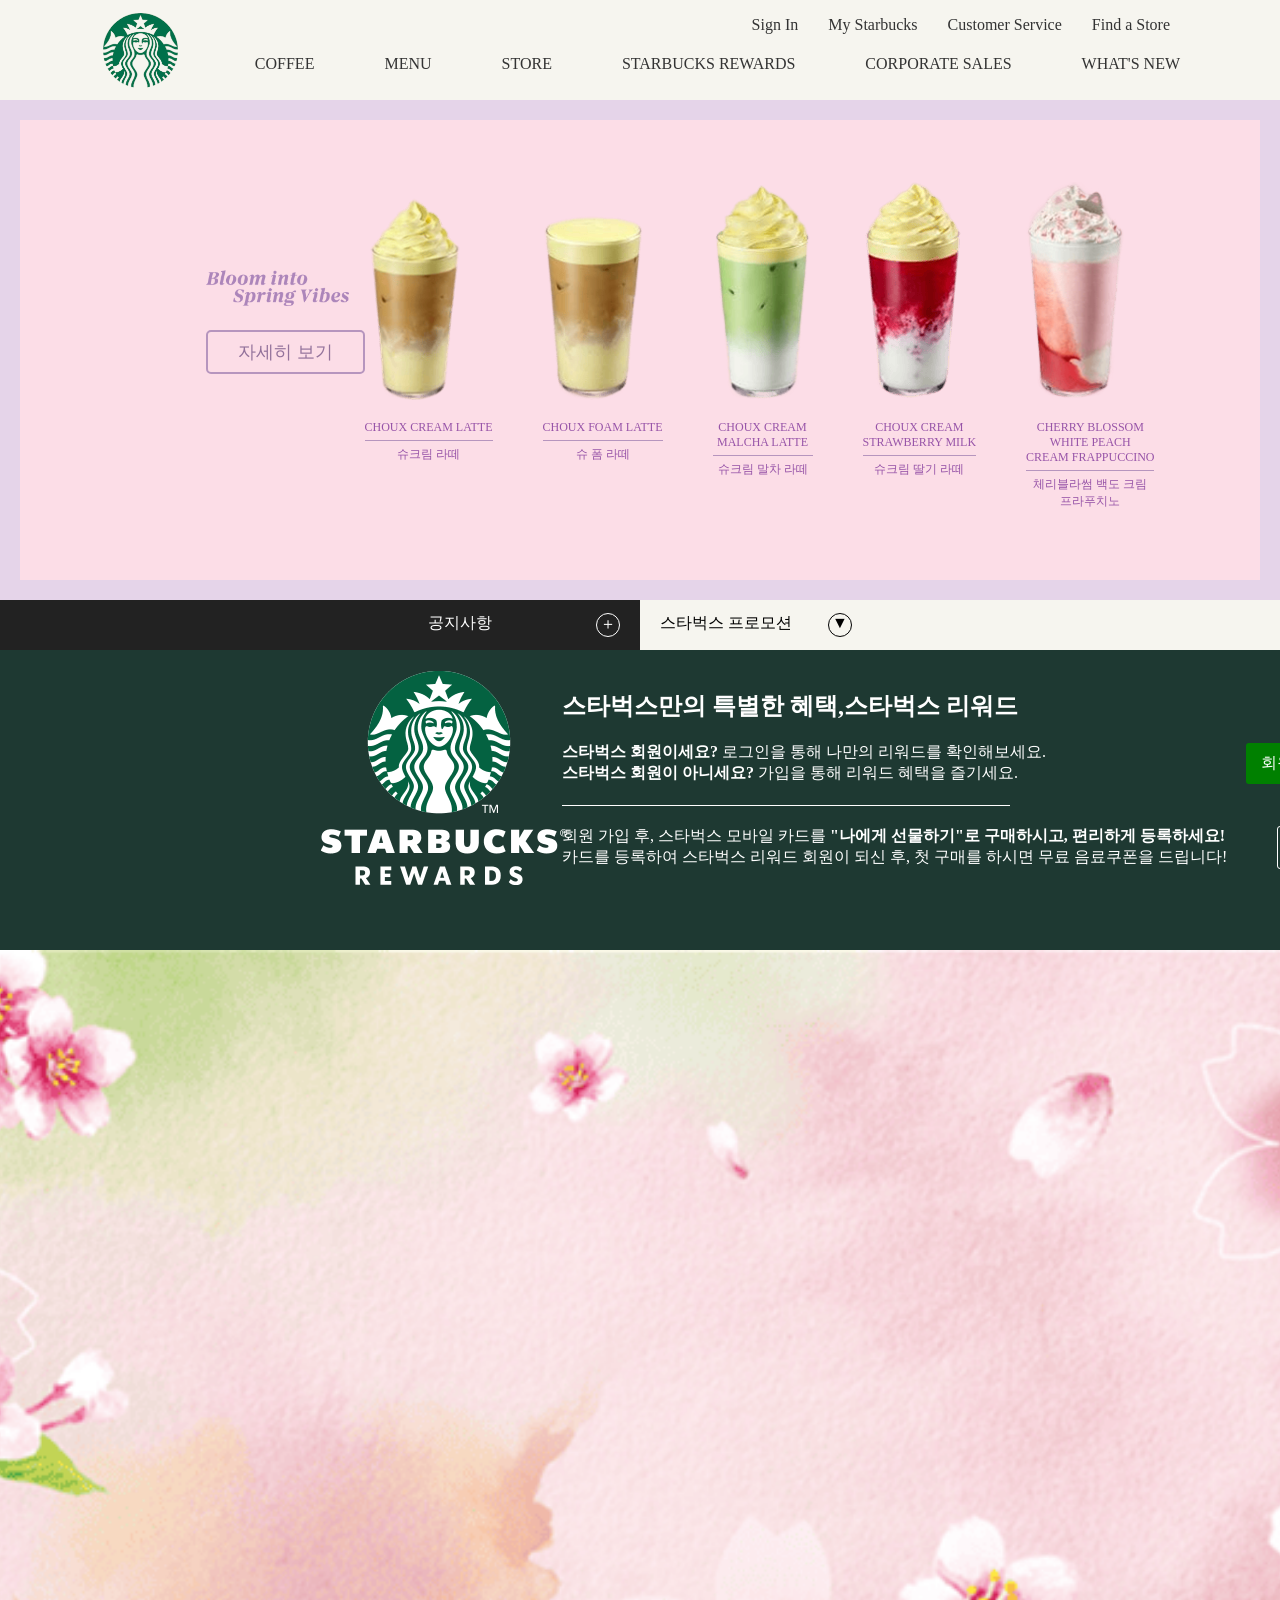
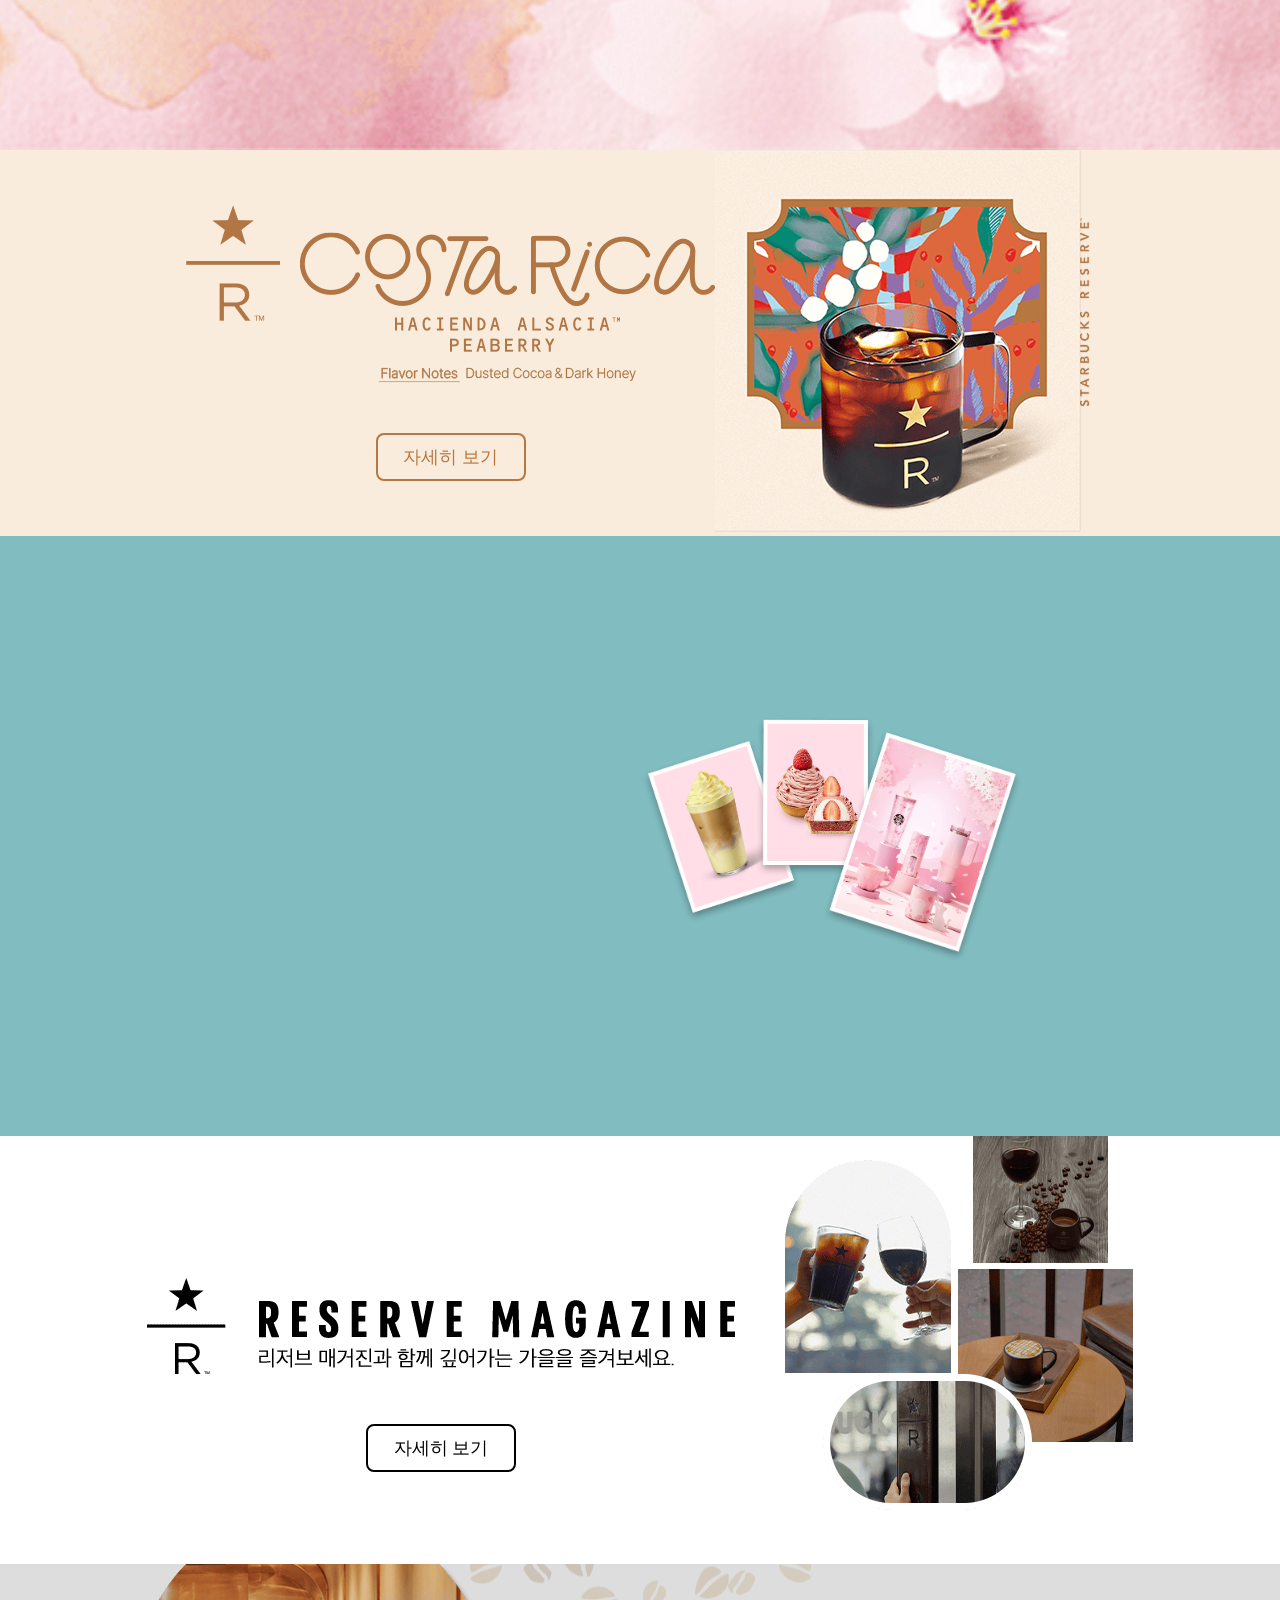
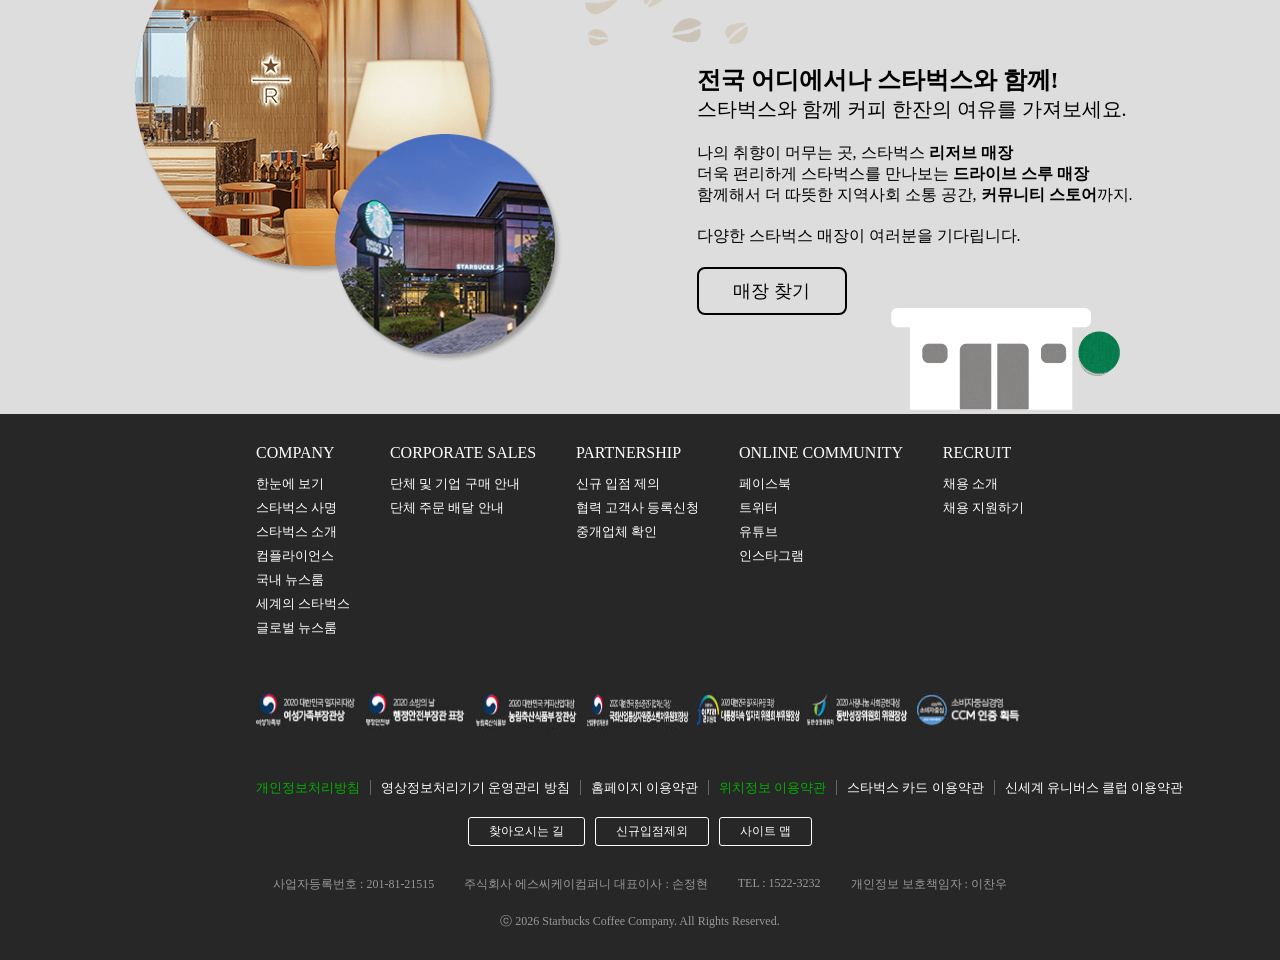
<file: index.html>
<!doctype html>
<html lang="ko">
  <head>
    <meta charset="UTF-8" />
    <meta name="viewport" content="width=device-width, initial-scale=1.0" />
    <title>111</title>
    <link rel="stylesheet" href="css/starbucks-clone-1.css" />
    <!-- favicon -->
    <link
      rel="apple-touch-icon"
      sizes="180x180"
      href="assets/apple-touch-icon.png"
    />
    <link
      rel="icon"
      type="image/png"
      sizes="32x32"
      href="assets/favicon-32x32.png"
    />
    <link
      rel="icon"
      type="image/png"
      sizes="16x16"
      href="assets/favicon-16x16.png"
    />
    <link rel="manifest" href="assets/site.webmanifest" />
  </head>
  <body>
    <!-- 전체 레이아웃 -->
    <div class="wrap">
      <!-- 헤더 -->
      <header>
        <div class="inner">
          <!-- 로고 -->
          <div class="logo">
            <img src="images/logo.png" alt="로고" />
          </div>
          <!-- 메뉴 -->
          <div class="menu">
            <!-- 헤더-top -->
            <div class="header-top">
              <ul>
                <li><a href="#">Sign In</a></li>
                <li><a href="#">My Starbucks</a></li>
                <li><a href="#">Customer Service</a></li>
                <li><a href="#">Find a Store</a></li>
              </ul>
            </div>
            <!-- 헤더-bottom -->
            <div class="header-bt">
              <ul>
                <li class="gnb">
                  <a href="#">COFFEE</a>
                  <ul class="depth2">
                    <li>
                      <a href="#">커피</a>
                      <ul class="depth3">
                        <li>원두</li>
                        <li>비아</li>
                        <li>오리가미</li>
                        <li>나와 어울리는 커피</li>
                      </ul>
                    </li>
                    <li>
                      <a href="#">커피 이야기</a>
                      <ul class="depth3">
                        <li>농장에서 우리의 손으로</li>
                        <li>최상의 아라비카 원두</li>
                        <li>로스트 스펙트럼</li>
                        <li>디카페인</li>
                      </ul>
                    </li>
                    <li>
                      <a href="#">스타벅스 리저브</a>
                      <ul class="depth3">
                        <li>RESERVE MAGAZINE</li>
                      </ul>
                    </li>
                    <li>
                      <a href="#">에스프레소 음료</a>
                      <ul class="depth3">
                        <li>도피오</li>
                        <li>에스프레소 마키아또</li>
                        <li>아메리카노</li>
                        <li>카푸치노</li>
                        <li>라떼</li>
                        <li>모카</li>
                      </ul>
                    </li>
                    <li>
                      <a href="#">최상의 커피를 즐기는 법</a>
                      <ul class="depth3">
                        <li>커피 프레스</li>
                        <li>푸어 오버</li>
                        <li>아이스 푸어 오버</li>
                        <li>커피 메이커</li>
                      </ul>
                    </li>
                  </ul>
                </li>
                <li class="gnb">
                  <a href="#">MENU</a>
                  <ul class="depth2">
                    <li>
                      <a href="#">음료</a>
                      <ul class="depth3">
                        <li>콜드브루</li>
                        <li>브루드커피</li>
                        <li>에스프레소</li>
                        <li>프라푸치노</li>
                        <li>피지오</li>
                        <li>티바나</li>
                      </ul>
                    </li>
                    <li>
                      <a href="#">푸드</a>
                      <ul class="depth3">
                        <li>브레드</li>
                        <li>케이크</li>
                        <li>샌드위치</li>
                        <li>요거트</li>
                      </ul>
                    </li>
                    <li>
                      <a href="#">상품</a>
                      <ul class="depth3">
                        <li>머그</li>
                        <li>글라스</li>
                        <li>플라스틱 텀블러</li>
                        <li>스테인리스 텀블러</li>
                        <li>커피용품</li>
                        <li>선물세트</li>
                      </ul>
                    </li>
                    <li>
                      <a href="#">카드</a>
                      <ul class="depth3">
                        <li>실물카드</li>
                        <li>모바일카드</li>
                      </ul>
                    </li>
                    <li>
                      <a href="#">메뉴 이야기</a>
                      <ul class="depth3">
                        <li>티바나</li>
                        <li>콜드브루</li>
                      </ul>
                    </li>
                  </ul>
                </li>
                <li class="gnb">
                  <a href="#">STORE</a>
                  <ul class="depth2">
                    <li>
                      <a href="#">매장 찾기</a>
                      <ul class="depth3">
                        <li>퀵 검색</li>
                        <li>지역 검색</li>
                      </ul>
                    </li>
                    <li><a href="#">드라이브 스루 매장</a></li>
                    <li><a href="#">스타벅스 리저브 매장</a></li>
                    <li><a href="#">커뮤니티 스토어 매장</a></li>
                  </ul>
                </li>
                <li class="gnb">
                  <a href="#">STARBUCKS REWARDS</a>
                  <ul class="depth2">
                    <li>
                      <a href="#">스타벅스 리워드</a>
                      <ul class="depth3">
                        <li>스타벅스 리워드 소개</li>
                        <li>등급 및 혜택</li>
                        <li>스타벅스 별</li>
                        <li>자주 하는 질문</li>
                      </ul>
                    </li>
                    <li>
                      <a href="#">스타벅스 카드</a>
                      <ul class="depth3">
                        <li>카드 소개</li>
                        <li>카드 갤러리</li>
                        <li>자주 하는 질문</li>
                      </ul>
                    </li>
                    <li>
                      <a href="#">스타벅스 모바일 카드</a>
                      <ul class="depth3">
                        <li>모바일 카드 소개</li>
                        <li>이용안내</li>
                        <li>선물하기</li>
                        <li>자주 하는 질문</li>
                      </ul>
                    </li>
                  </ul>
                </li>
                <li class="gnb">
                  <a href="#">CORPORATE SALES</a>
                  <ul class="depth2">
                    <li>
                      <a href="#">단체 및 기업 구매 안내</a>
                      <ul class="depth3">
                        <li>MD상품</li>
                        <li>실물카드</li>
                        <li>모바일카드</li>
                      </ul>
                    </li>
                    <li>
                      <a href="#">단체 주문 배달 안내</a>
                      <ul class="depth3">
                        <li>단체 주문 배달 안내</li>
                        <li>단체 주문 신청</li>
                        <li>신청 내역 조회</li>
                      </ul>
                    </li>
                  </ul>
                </li>
                <li class="gnb">
                  <a href="#">WHAT'S NEW</a>
                  <ul class="depth2">
                    <li>
                      <a href="#">이벤트</a>
                      <ul class="depth3">
                        <li>전체</li>
                        <li>스타벅스 카드</li>
                        <li>스타벅스 리워드</li>
                        <li>온라인</li>
                      </ul>
                    </li>
                    <li>
                      <a href="#">뉴스</a>
                      <ul class="depth3">
                        <li>전체</li>
                        <li>상품 출시</li>
                        <li>스타벅스 문화</li>
                        <li>사회공헌</li>
                        <li>스타벅스 카드 출시</li>
                      </ul>
                    </li>
                    <li>
                      <a href="#">매장별 이벤트</a>
                      <ul class="depth3">
                        <li>일반 매장</li>
                        <li>신규 매장</li>
                      </ul>
                    </li>
                    <li><a href="#">공지사항</a></li>
                  </ul>
                </li>
              </ul>
            </div>
          </div>
        </div>
      </header>
      <!-- 메인 -->
      <main>
        <!-- 신메뉴 배너 -->
        <div class="main-inner">
          <!-- 텍스트/자세히 보기 -->
          <section class="main-txt">
            <!-- 텍스트 -->
            <div class="txt">
              <img src="images/slogan.png" alt="슬로건" />
            </div>
            <!-- 자세히 보기 -->
            <div class="detail-btn">
              <a href="#"><p>자세히 보기</p></a>
            </div>
          </section>
          <!-- 배너 이미지 -->
          <section class="main-img">
            <ul class="banner-img">
              <li class="fade-in-image">
                <img src="images/chou-latte.png" alt="슈크림라떼" />
                <div class="img-txt">
                  <p>CHOUX CREAM LATTE</p>
                  <p>슈크림 라떼</p>
                </div>
              </li>
              <li class="fade-in-image">
                <img src="images/chou-foam.png" alt="슈폼라떼" />
                <div class="img-txt">
                  <p>CHOUX FOAM LATTE</p>
                  <p>슈 폼 라떼</p>
                </div>
              </li>
              <li class="fade-in-image">
                <img src="images/match-chou.png" alt="말차슈크림라떼" />
                <div class="img-txt">
                  <p>CHOUX CREAM <br />MALCHA LATTE</p>
                  <p>슈크림 말차 라떼</p>
                </div>
              </li>
              <li class="fade-in-image">
                <img src="images/strawberry-chou.png" alt="딸기슈크림라떼" />
                <div class="img-txt">
                  <p>CHOUX CREAM <br />STRAWBERRY MILK</p>
                  <p>슈크림 딸기 라떼</p>
                </div>
              </li>
              <li class="fade-in-image">
                <img src="images/peach.png" alt="백도라떼" />
                <div class="img-txt">
                  <p>
                    CHERRY BLOSSOM <br />WHITE PEACH <br />CREAM FRAPPUCCINO
                  </p>
                  <p>
                    체리블라썸 백도 크림<br />
                    프라푸치노
                  </p>
                </div>
              </li>
            </ul>
          </section>
        </div>
      </main>
      <!-- 공지사항 / 프로모션 -->
      <section class="noti-promo">
        <div class="inner">
          <!-- 공지사항 -->
          <div class="notice">
            <div class="txt">
              <p>공지사항</p>
              <span><a href="#" title="공지사항 더보기">＋</a></span>
            </div>
          </div>
          <!-- 프로모션 -->
          <div class="promotion">
            <div class="txt">
              <p>스타벅스 프로모션</p>
              <span>▼</span>
            </div>
          </div>
        </div>
      </section>
      <!-- 리워드 -->
      <section class="rewards">
        <div class="rewards-inner">
          <!-- 리워드 로고 -->
          <div class="rewards-logo">
            <img src="images/rewards-logo.png" alt="리워드로고" />
          </div>
          <!-- 리워드 내용 -->
          <div class="rewards-contents">
            <!-- top-contents -->
            <h2>스타벅스만의 특별한 혜택,<strong>스타벅스 리워드</strong></h2>
            <!-- mdl-contents -->
            <div class="mdl-contents">
              <div class="txt-1">
                <p>
                  <strong>스타벅스 회원이세요?</strong> 로그인을 통해 나만의
                  리워드를 확인해보세요.
                </p>
                <p>
                  <strong>스타벅스 회원이 아니세요?</strong> 가입을 통해 리워드
                  혜택을 즐기세요.
                </p>
              </div>
              <div class="btn">
                <p>회원가입</p>
                <p>로그인</p>
              </div>
            </div>
            <span></span>
            <!-- bt-contents -->
            <div class="bt-contents">
              <div class="txt-2">
                <p>
                  회원 가입 후, 스타벅스 모바일 카드를
                  <strong
                    >"나에게 선물하기"로 구매하시고, 편리하게
                    등록하세요!</strong
                  >
                </p>
                <p>
                  카드를 등록하여 스타벅스 리워드 회원이 되신 후, 첫 구매를
                  하시면 무료 음료쿠폰을 드립니다!
                </p>
              </div>
              <div class="btn">
                <p>스타벅스 모바일 카드 선물하기</p>
              </div>
            </div>
          </div>
        </div>
      </section>
      <!-- 시즌 프로모션 배너 -->
      <section class="mainBean">
        <div class="inner">
          <div id="img-box">
            <div class="img-box">
              <img src="images/springbeans.png" alt="신제품" />
            </div>
          </div>
          <div id="txt-box">
            <div class="txt-box">
              <div class="txt">
                <h1>스프링 시즌 블렌드 250g</h1>
                <p>
                  따뜻한 허니부쉬 꽃향기와 은은한 열대 과일의 단 맛,
                  <br />그리고 오래도록 남는 코코아 향이 어우러져, 뜨겁게 또는
                  차갑게, <br />어떤 방식으로든 즐기기 좋은 커피를 만들어냅니다.
                </p>
              </div>
              <div class="detail-btn">
                <a href="#"><p>자세히 보기</p></a>
              </div>
            </div>
          </div>
        </div>
      </section>
      <!-- 시즌 리저브 배너 -->
      <section class="reserve">
        <div class="inner">
          <div class="reserve-title">
            <img src="images/reserve_title.png" alt="" />
            <div class="reserve-detailBtn">
              <a href="#"><p>자세히 보기</p></a>
            </div>
          </div>
          <div class="reserve-visual">
            <img src="images/reserve_coffee.png" alt="" />
          </div>
        </div>
      </section>
      <!-- Pick Your Favorite -->
      <section class="fav-wrap">
        <div class="inner">
          <div class="fav-txt">
            <div class="txt-1">
              <p>Pick</p>
              <p>Your</p>
              <p>Favorite</p>
            </div>
            <div class="txt-2">
              <h1>다양한 메뉴를 스타벅스에서 즐겨보세요</h1>
            </div>
            <div class="txt-3">
              <p>
                스타벅스만의 특별함을 경험할 수 있는 최상의 선택
                <strong>음료</strong>
              </p>
              <p>
                스타벅스 커피와 완벽한 어울림을 자랑하는 <strong>푸드</strong>
              </p>
              <p>
                다양한 시도와 디자인으로 가치를 더하는 <strong>상품</strong>
              </p>
              <p>
                소중한 사람에게 마음을 전하는 가장 좋은 방법
                <strong>스타벅스 카드</strong>
              </p>
            </div>
            <div class="detail-btn">
              <a href="#"><p>자세히 보기</p></a>
            </div>
          </div>
          <div class="fav-visual">
            <img src="images/pick_img.png" alt="fav이미지" />
          </div>
        </div>
      </section>
      <!-- MAGAZINE -->
      <section class="magazine-wrap">
        <div class="inner">
          <div class="magazine-txt">
            <img src="images/reserve_text.png" alt="매거진" />
            <div class="magazine-btn">
              <a href="#"><p>자세히 보기</p></a>
            </div>
          </div>
          <div class="magazine-visual">
            <img src="images/reserve_visual.png" alt="" />
          </div>
        </div>
      </section>
      <!-- 매장 찾기 -->
      <section class="store-wrap">
        <div class="inner">
          <!-- <div class="background-img-1">
            <img src="images/store_exp_img.png" class="bean" alt="원두" />
          </div> -->
          
          <div class="background-img-2">
            <img src="images/store_exp.png" class="store" alt="매장" />
          </div>
          
          <div class="store-visual">
            <img src="images/main_story-1.png" class="store-1" alt="매장1" />
            <img src="images/main_story-2.png" class="store-2" alt="매장2" />
          </div>
          <div class="txt">
            <div class="txt-1">
              <h1>전국 어디에서나 스타벅스와 함께!</h1>
              <p>스타벅스와 함께 커피 한잔의 여유를 가져보세요.</p>
            </div>
            <div class="txt-2">
              <p>
                나의 취향이 머무는 곳, 스타벅스 <strong>리저브 매장</strong>
              </p>
              <p>
                더욱 편리하게 스타벅스를 만나보는
                <strong>드라이브 스루 매장</strong>
              </p>
              <p>
                함께해서 더 따뜻한 지역사회 소통 공간,
                <strong>커뮤니티 스토어</strong>까지.
              </p>
            </div>
            <div class="txt-3">
              <p>다양한 스타벅스 매장이 여러분을 기다립니다.</p>
            </div>
            <div class="store-btn">
              <a href="#"><p>매장 찾기</p></a>
            </div>
          </div>
        </div>
      </section>
      <!-- FOOTER -->
      <footer>
        <div class="inner">
          <!-- footer-top -->
          <div class="footer-top">
            <ul class="footer-menu">
              <li>
                COMPANY
                <ul id="footer-menu">
                  <li>한눈에 보기</li>
                  <li>스타벅스 사명</li>
                  <li>스타벅스 소개</li>
                  <li>컴플라이언스</li>
                  <li>국내 뉴스룸</li>
                  <li>세계의 스타벅스</li>
                  <li>글로벌 뉴스룸</li>
                </ul>
              </li>
              <li>
                CORPORATE SALES
                <ul id="footer-menu">
                  <li>단체 및 기업 구매 안내</li>
                  <li>단체 주문 배달 안내</li>
                </ul>
              </li>
              <li>
                PARTNERSHIP
                <ul id="footer-menu">
                  <li>신규 입점 제의</li>
                  <li>협력 고객사 등록신청</li>
                  <li>중개업체 확인</li>
                </ul>
              </li>
              <li>
                ONLINE COMMUNITY
                <ul id="footer-menu">
                  <li>페이스북</li>
                  <li>트위터</li>
                  <li>유튜브</li>
                  <li>인스타그램</li>
                </ul>
              </li>
              <li>
                RECRUIT
                <ul id="footer-menu">
                  <li>채용 소개</li>
                  <li>채용 지원하기</li>
                </ul>
              </li>
            </ul>
          </div>
          <!-- footer-mdl -->
          <div class="footer-mdl">
            <img src="images/footer_award_2211_01.jpg" alt="awards" />
            <img src="images/footer_award_2211_02.jpg" alt="awards" />
            <img src="images/footer_award_2211_03.jpg" alt="awards" />
            <img src="images/footer_award_2211_04.jpg" alt="awards" />
            <img src="images/footer_award_2211_05.jpg" alt="awards" />
            <img src="images/footer_award_2211_06.jpg" alt="awards" />
            <img src="images/footer_award_2211_07.jpg" alt="awards" />
          </div>
          <!-- footer-btm -->
          <div class="footer-btm">
            <ul>
              <li class="ft-txt">개인정보처리방침</li>
              <span></span>
              <li>영상정보처리기기 운영관리 방침</li>
              <span></span>
              <li>홈페이지 이용약관</li>
              <span></span>
              <li class="ft-txt">위치정보 이용약관</li>
              <span></span>
              <li>스타벅스 카드 이용약관</li>
              <span></span>
              <li>신세계 유니버스 클럽 이용약관</li>
            </ul>
            <div class="button">
              <p>찾아오시는 길</p>
              <p>신규입점제외</p>
              <p>사이트 맵</p>
            </div>
          </div>
          <!-- copyright -->
          <div class="copyright">
            <div class="copyright-top">
              <p>사업자등록번호 : 201-81-21515</p>
              <p>주식회사 에스씨케이컴퍼니 대표이사 : 손정현</p>
              <p>TEL : 1522-3232</p>
              <p>개인정보 보호책임자 : 이찬우</p>
            </div>
            <div class="copyright-btm">
              <p>ⓒ 2026 Starbucks Coffee Company. All Rights Reserved.</p>
            </div>
          </div>
        </div>
      </footer>
    </div>
    <script src="https://code.jquery.com/jquery-3.6.0.min.js"></script>

    <script>
      $(".gnb").hover(
        function () {
          $(this)
            .find(".depth2")
            .stop()
            .css("display", "flex")
            .hide()
            .slideDown(200);
        },
        function () {
          $(this).find(".depth2").stop().slideUp(200);
        },
      );
    </script>
  </body>
</html>
</file>
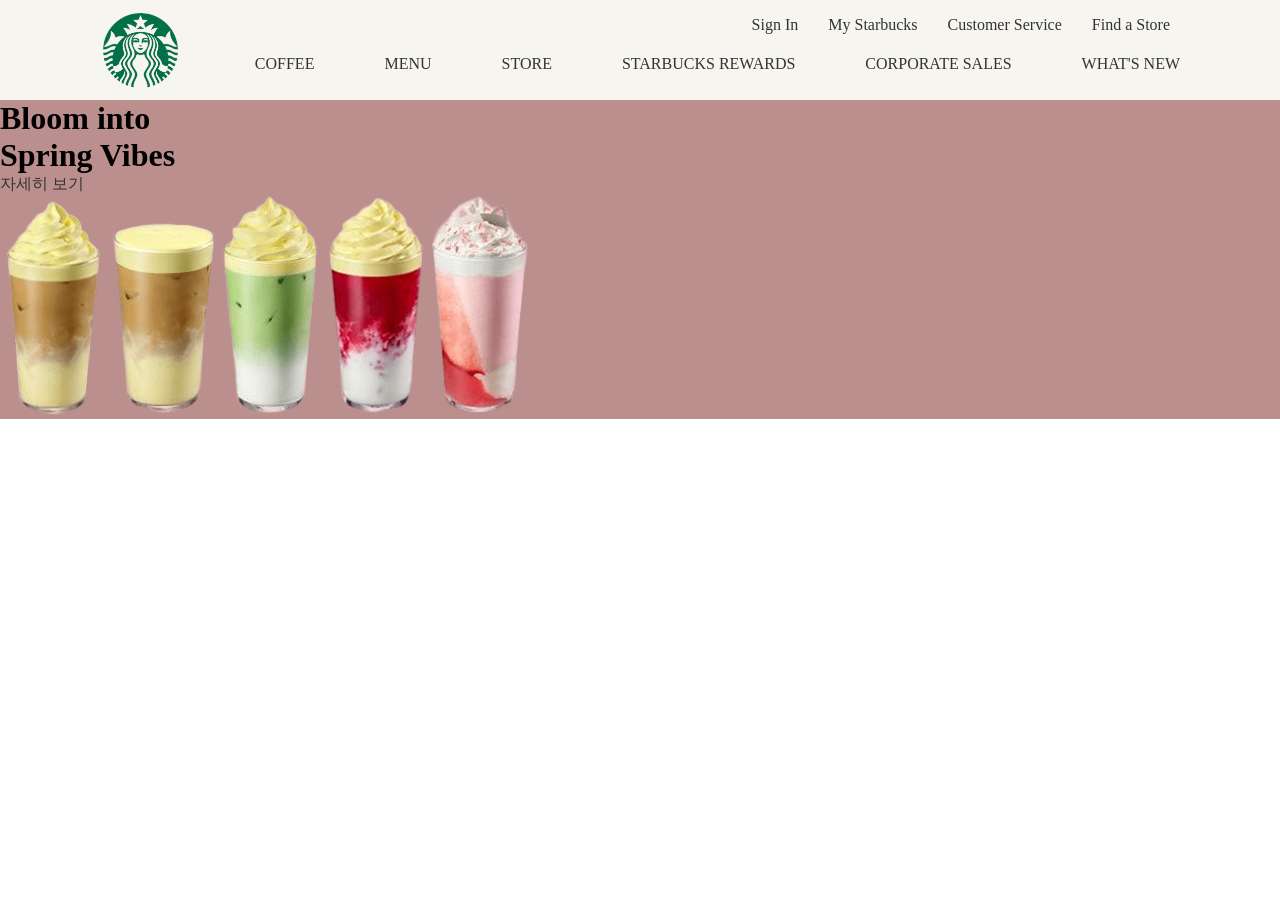
<file: index-2.html>
<!doctype html>
<html lang="ko">
  <head>
    <meta charset="UTF-8" />
    <meta name="viewport" content="width=device-width, initial-scale=1.0" />
    <title>222</title>
    <link rel="stylesheet" href="css/starbucks-clone-2.css" />
    <!-- favicon -->
    <link
      rel="apple-touch-icon"
      sizes="180x180"
      href="assets/apple-touch-icon.png"
    />
    <link
      rel="icon"
      type="image/png"
      sizes="32x32"
      href="assets/favicon-32x32.png"
    />
    <link
      rel="icon"
      type="image/png"
      sizes="16x16"
      href="assets/favicon-16x16.png"
    />
    <link rel="manifest" href="assets/site.webmanifest" />
  </head>
  <body>
    <!-- 전체 레이아웃 -->
    <div class="wrap">
      <!-- 헤더 -->
      <header>
        <div class="inner">
          <!-- 로고 -->
          <div class="logo">
            <img src="images/logo.png" alt="로고" />
          </div>
          <!-- 메뉴 -->
          <div class="menu">
            <!-- 헤더-top -->
            <div class="header-top">
              <ul>
                <li><a href="#">Sign In</a></li>
                <li><a href="#">My Starbucks</a></li>
                <li><a href="#">Customer Service</a></li>
                <li><a href="#">Find a Store</a></li>
              </ul>
            </div>
            <!-- 헤더-bottom -->
            <div class="header-bt">
              <ul>
                <li class="gnb">
                  <a href="#">COFFEE</a>
                </li>
                <li class="gnb">
                  <a href="#">MENU</a>
                </li>
                <li class="gnb">
                  <a href="#">STORE</a>
                </li>
                <li class="gnb">
                  <a href="#">STARBUCKS REWARDS</a>
                </li>
                <li class="gnb">
                  <a href="#">CORPORATE SALES</a>
                </li>
                <li class="gnb">
                  <a href="#">WHAT'S NEW</a>
                </li>
              </ul>
            </div>
          </div>
        </div>
      </header>
      <!-- 메인 -->
      <main>
        <div class="inner">
          <!-- 호버 했을 때 나오는 메뉴 -->
            <ul class="depth2">
              <li>
                <a href="#">커피</a>
                <ul class="depth3">
                  <li>원두</li>
                  <li>비아</li>
                  <li>오리가미</li>
                  <li>나와 어울리는 커피</li>
                </ul>
              </li>
              <li>
                <a href="#">커피 이야기</a>
                <ul class="depth3">
                  <li>농장에서 우리의 손으로</li>
                  <li>최상의 아라비카 원두</li>
                  <li>로스트 스펙트럼</li>
                  <li>디카페인</li>
                </ul>
              </li>
              <li>
                <a href="#">스타벅스 리저브</a>
                <ul class="depth3">
                  <li>RESERVE MAGAZINE</li>
                </ul>
              </li>
              <li>
                <a href="#">에스프레소 음료</a>
                <ul class="depth3">
                  <li>도피오</li>
                  <li>에스프레소 마키아또</li>
                  <li>아메리카노</li>
                  <li>카푸치노</li>
                  <li>라떼</li>
                  <li>모카</li>
                </ul>
              </li>
              <li>
                <a href="#">최상의 커피를 즐기는 법</a>
                <ul class="depth3">
                  <li>커피 프레스</li>
                  <li>푸어 오버</li>
                  <li>아이스 푸어 오버</li>
                  <li>커피 메이커</li>
                </ul>
              </li>
            </ul>
            <ul class="depth2">
              <li>
                <a href="#">음료</a>
                <ul class="depth3">
                  <li>콜드브루</li>
                  <li>브루드커피</li>
                  <li>에스프레소</li>
                  <li>프라푸치노</li>
                  <li>피지오</li>
                  <li>티바나</li>
                </ul>
              </li>
              <li>
                <a href="#">푸드</a>
                <ul class="depth3">
                  <li>브레드</li>
                  <li>케이크</li>
                  <li>샌드위치</li>
                  <li>요거트</li>
                </ul>
              </li>
              <li>
                <a href="#">상품</a>
                <ul class="depth3">
                  <li>머그</li>
                  <li>글라스</li>
                  <li>플라스틱 텀블러</li>
                  <li>스테인리스 텀블러</li>
                  <li>커피용품</li>
                  <li>선물세트</li>
                </ul>
              </li>
              <li>
                <a href="#">카드</a>
                <ul class="depth3">
                  <li>실물카드</li>
                  <li>모바일카드</li>
                </ul>
              </li>
              <li>
                <a href="#">메뉴 이야기</a>
                <ul class="depth3">
                  <li>티바나</li>
                  <li>콜드브루</li>
                </ul>
              </li>
            </ul>
            <ul class="depth2">
              <li>
                <a href="#">매장 찾기</a>
                <ul class="depth3">
                  <li>퀵 검색</li>
                  <li>지역 검색</li>
                </ul>
              </li>
              <li><a href="#">드라이브 스루 매장</a></li>
              <li><a href="#">스타벅스 리저브 매장</a></li>
              <li><a href="#">커뮤니티 스토어 매장</a></li>
            </ul>
            <ul class="depth2">
              <li>
                <a href="#">스타벅스 리워드</a>
                <ul class="depth3">
                  <li>스타벅스 리워드 소개</li>
                  <li>등급 및 혜택</li>
                  <li>스타벅스 별</li>
                  <li>자주 하는 질문</li>
                </ul>
              </li>
              <li>
                <a href="#">스타벅스 카드</a>
                <ul class="depth3">
                  <li>카드 소개</li>
                  <li>카드 갤러리</li>
                  <li>자주 하는 질문</li>
                </ul>
              </li>
              <li>
                <a href="#">스타벅스 모바일 카드</a>
                <ul class="depth3">
                  <li>모바일 카드 소개</li>
                  <li>이용안내</li>
                  <li>선물하기</li>
                  <li>자주 하는 질문</li>
                </ul>
              </li>
            </ul>
            <ul class="depth2">
              <li>
                <a href="#">단체 및 기업 구매 안내</a>
                <ul class="depth3">
                  <li>MD상품</li>
                  <li>실물카드</li>
                  <li>모바일카드</li>
                </ul>
              </li>
              <li>
                <a href="#">단체 주문 배달 안내</a>
                <ul class="depth3">
                  <li>단체 주문 배달 안내</li>
                  <li>단체 주문 신청</li>
                  <li>신청 내역 조회</li>
                </ul>
              </li>
            </ul>
            <ul class="depth2">
              <li>
                <a href="#">이벤트</a>
                <ul class="depth3">
                  <li>전체</li>
                  <li>스타벅스 카드</li>
                  <li>스타벅스 리워드</li>
                  <li>온라인</li>
                </ul>
              </li>
              <li>
                <a href="#">뉴스</a>
                <ul class="depth3">
                  <li>전체</li>
                  <li>상품 출시</li>
                  <li>스타벅스 문화</li>
                  <li>사회공헌</li>
                  <li>스타벅스 카드 출시</li>
                </ul>
              </li>
              <li>
                <a href="#">매장별 이벤트</a>
                <ul class="depth3">
                  <li>일반 매장</li>
                  <li>신규 매장</li>
                </ul>
              </li>
              <li><a href="#">공지사항</a></li>
            </ul>

          <!-- 신메뉴 배너 -->
          <div class="new-details">
            <!-- 텍스트 -->
            <div class="txt">
              <h1>Bloom into</h1>
              <h1>Spring Vibes</h1>
            </div>
            <div class="detail-btn">
              <p><a href="#">자세히 보기</a></p>
            </div>

            <!-- 배너 이미지 -->
            <div class="banner-img">
              <img src="images/chou-latte.png" alt="슈크림라떼" />
              <img src="images/chou-foam.png" alt="슈폼라떼" />
              <img src="images/match-chou.png" alt="말차슈크림라떼" />
              <img src="images/strawberry-chou.png" alt="딸기슈크림라떼" />
              <img src="images/peach.png" alt="백도라떼" />
            </div>
          </div>

          <!-- 공지사항 / 프로모션 -->
          <!-- 리워드 -->
          <!-- 원두 신제품 -->
          <!-- 매장 찾기 -->
        </div>
      </main>
      <footer>
        <!-- 개인정보처리방침 -->
        <!-- copyright -->
      </footer>
    </div>
  </body>
</html>
</file>
<file: css/starbucks-clone-1.css>
* {
  margin: 0;
  padding: 0;
  box-sizing: border-box;
}
ul,
li {
  list-style: none;
}
a {
  text-decoration: none;
  color: #333;
}
/* 전체 레이아웃 */
.wrap {
  width: 100%;
  min-width: 1200px;
  background-color: rgb(129, 188, 192);
}

/* 헤더 */
header {
  margin: auto;
  width: 100%;
  background-color: #f6f5ef;
}
header .inner {
  position: relative;
  margin: auto;
  z-index: 999;
  width: 1100px;
  display: flex;
  justify-content: space-between;
  /* background-color: skyblue; */
}
/* 로고 */
.logo {
  position: absolute;
  top: 13px;
  left: 13px;
  width: 75px;
  /* z-index: 2; */
}
.logo img {
  width: 100%;
  display: block;
}
/* 메뉴 */
.menu {
  width: 100%;
  display: flex;
  flex-direction: column;
  justify-content: space-between;
  /* background-color: violet; */
}
/* 헤더-top */
.header-top {
  height: 50px;
  /* background-color: yellowgreen; */
}
.header-top > ul {
  display: flex;
  justify-content: flex-end;
  gap: 30px;
  flex-wrap: wrap;
  padding-right: 20px;
}
.header-top li {
  line-height: 50px;
  cursor: pointer;
}
.header-top li a:hover {
  text-decoration: underline;
}
/* 헤더-bottom */
.header-bt {
  position: relative;
  height: 50px;
  /* background-color: #f6f5ef; */
}
.header-bt > ul {
  display: flex;
  justify-content: flex-end;
  gap: 50px;
}
.gnb {
  height: 50px;
  padding-top: 5px;
  cursor: pointer;
  /* z-index: 999; */
}
.gnb > a {
  padding: 10px;
  text-align: center;
}
.gnb:hover > a {
  text-decoration: underline;
  color: #72a301;
}
.gnb:hover {
  background-color: #333;
}
.depth2 {
  width: 100%;
  /* height: auto; */
  /* height: 400px; */
  /* margin: auto; */
  padding: 10px 30px 20px;
  position: absolute;
  top: 50px;
  /* top: -350px; */
  /* bottom: 0; */
  left: 0;
  /* display: flex; */
  flex-wrap: wrap;
  gap: 20px;
  /* opacity: 0; */
  display: none;
  color: #fff;
  background-color: #333;
  /* transition: all 0.5s; */
  /* z-index: 1; */
}
.gnb:hover .depth2 {
  /* position: absolute; */
  top: 50px;
  /* left: 0; */
  opacity: 1;

  /* height: auto; */
  /* padding: 10px 30px 20px; */
  /* overflow: hidden; */
}
.depth2 > li > a {
  padding: 10px 0;

  /* visibility: hidden; */
  color: #fff;
}
.gnb:hover .depth3 {
  /* visibility: visible; */
}
.gnb:hover .depth2 > li > a {
  /* visibility: visible; */
}
.depth2 > li {
  width: calc((100% - 60px) / 4);
}

.depth3 {
  padding: 10px 0;
  font-size: 13px;
  color: #999;
  /* visibility: hidden; */
}
.depth3 > li {
  padding: 2px 0;
}
/* 메인 */
main {
  width: 100%;
  height: 500px;
  background-color: grey;
  margin: auto;
  border: 20px solid rgb(229, 212, 233);
  background-color: rgb(252, 221, 231);
}
/* 신메뉴 배너 */
.main-inner {
  margin: auto;
  width: 70%;
  height: 460px;
  display: flex;
  /* background-color: rosybrown; */
}
/* 텍스트/자세히 보기 */
.main-txt {
  width: 50%;
  display: flex;
  flex-direction: column;
  align-items: center;
  gap: 20px;
}
/* 텍스트 */
.txt img {
  width: 90%;
  margin-top: 150px;
  /* align-items: center; */
  opacity: 0;
  animation: fadetxt 0.8s ease-out forwards;
  animation-delay: 0.5s;
}
@keyframes fadetxt {
  from {
    opacity: 0;
  }
  to {
    opacity: 1;
  }
}
/* 자세히 보기 */
.main-inner .detail-btn {
  border: 2.5px solid rgb(182, 149, 190);
  border-radius: 5px;
  padding: 8px 30px;
  opacity: 0;
  animation: fadeDetail 0.8s ease-out forwards;
  animation-delay: 3.5s;
}
.main-inner .detail-btn p {
  font-size: 18px;
  white-space: nowrap;
  color: rgb(147, 114, 155);
}
.main-inner .detail-btn:hover {
  background-color: rgb(182, 149, 190);
  transition: all 0.5s;
}
.main-inner .detail-btn:hover p {
  color: #fff;
  text-decoration: underline;
  transition: all 0.5s;
}
@keyframes fadeDetail {
  from {
    opacity: 0;
  }
  to {
    opacity: 1;
  }
}
/* 배너 이미지 */
.fade-in-image {
  width: 50%;
  opacity: 0;
  animation: fadeIn 0.8s ease-out forwards;
  /* animation-delay: 1s; */
  /* transition: all 3s; */
}
.fade-in-image:nth-child(1) {
  animation-delay: 1s;
}
.fade-in-image:nth-child(2) {
  animation-delay: 1.5s;
}
.fade-in-image:nth-child(3) {
  animation-delay: 2s;
}
.fade-in-image:nth-child(4) {
  animation-delay: 2.5s;
}
.fade-in-image:nth-child(5) {
  animation-delay: 3s;
}
@keyframes fadeIn {
  from {
    opacity: 0;
  }
  to {
    opacity: 1;
  }
}
.banner-img {
  display: flex;
  gap: 50px;
  align-items: baseline;
  margin-top: 60px;
}
.banner-img > li {
  display: flex;
  flex-direction: column;
  gap: 20px;
}
.banner-img > li > img {
  width: 100px;
}
.banner-img p {
  text-align: center;
  font-size: 12px;
  white-space: nowrap;
  color: rgb(151, 84, 168);
}
.banner-img p:first-child {
  border-bottom: 1px solid rgb(182, 149, 190);
  padding-bottom: 5px;
}
.banner-img p:last-child {
  padding-top: 5px;
}
/* 공지사항 / 프로모션 */
.noti-promo {
  width: 100%;
  height: 50px;
  background-color: #72a301;
}
.noti-promo .inner {
  height: 100%;
  display: flex;
  align-items: center;
  background-color: #000;
}
.noti-promo .notice {
  position: relative;
  width: 50%;
  height: 100%;
  color: #fff;
  background-color: #222;
}
.notice .txt {
  position: absolute;
  top: 13px;
  right: 20px;
  width: 30%;
  display: flex;
  justify-content: space-between;
}
.notice span {
  border: 1px solid #fff;
  border-radius: 30px;
  /* padding: 1px 3px; */
  width: 24px;
  height: 24px;
  text-align: center;
  /* padding: 3px; */
  cursor: pointer;
}
.notice a {
  color: #fff;
}
.noti-promo .promotion {
  position: relative;
  width: 50%;
  height: 100%;
  background-color: #f6f5ef;
}
.promotion .txt {
  position: absolute;
  top: 13px;
  left: 20px;
  width: 30%;
  display: flex;
  justify-content: space-between;
}
.promotion span {
  border: 1px solid #000;
  border-radius: 30px;
  /* padding: 1px 3px; */
  width: 24px;
  height: 24px;
  text-align: center;
  /* padding: 3px; */
  cursor: pointer;
}
/* 리워드 */
.rewards {
  width: 100%;
  height: 300px;
  background-color: #1e3932;
}
.rewards-inner {
  width: 50%;
  /* min-width: 260px; */
  margin: auto;
  padding: 20px 0;
  display: flex;
  gap: 50px;
  color: #fff;
}
/* 리워드 로고 */
.rewards-logo {
  width: 30%;
  margin: auto;
}
/* 리워드 내용 */
.rewards-contents {
  width: 70%;
  margin: auto;
  display: flex;
  flex-direction: column;
  gap: 20px;
  white-space: nowrap;
}
.mdl-contents {
  display: flex;
  justify-content: space-between;
  gap: 200px;
}
.mdl-contents .btn {
  display: flex;
  align-items: center;
  gap: 10px;
  color: #fff;
}
.mdl-contents .btn p {
  border: 1px solid;
  border-radius: 3px;
  padding: 10px 15px;
}
.mdl-contents .btn p:first-child {
  border: none;
  background-color: green;
}
.mdl-contents .btn p:last-child {
  border-color: #fff;
  background-color: none;
}
.mdl-contents .btn p:hover {
  text-decoration: underline;
  cursor: pointer;
}
.rewards-contents span {
  border-top: 1px solid #fff;
  width: 100%;
}
.bt-contents {
  display: flex;
  justify-content: space-between;
  gap: 50px;
  /* padding-top: 20px; */
}
.bt-contents .btn {
  width: 250px;
  border: 1px solid #fff;
  border-radius: 3px;
}
.bt-contents .btn p {
  color: #fff;
  padding: 10px 15px;
}
.bt-contents .btn p:hover {
  text-decoration: underline;
  cursor: pointer;
}
/* 시즌 프로모션 배너 */
.mainBean {
  /* position: relative; */
  background: url(../images/background.png) center / cover no-repeat;
  /* width: 100%; */
  height: 800px;
}
.mainBean .inner {
  /* position: relative; */
  width: 60%;
  max-width: 1200px;
  height: 100%;
  margin: auto;
  display: flex;
  justify-content: center;
  align-items: center;
  /* background-color: rosybrown; */
}
.mainBean #img-box{
  position: relative;
  width: 50%;
  height: 100%;
  /* background-color: turquoise; */
}
.mainBean #txt-box{
  position: relative;
  width: 50%;
  height: 100%;
  /* background-color: violet; */
}
.mainBean .img-box {
  position: absolute;
  top: 20%;
  right: 100%;
  opacity: 0;
  transition: all 2s;
  /* transform: translate(50% , 50%); */
  /* background-color: slateblue; */
}
.mainBean:hover .img-box {
  position: absolute;
  top: 20%;
  /* left: 40%; */
 right: -10%;
  opacity: 1;
  /* transition: all 2s; */
}
.mainBean .txt-box {
  position: absolute;
  top: 40%;
  left: 100%;
  opacity: 0;
  transition: all 2s;
  display: flex;
  flex-direction: column;
  gap: 30px;
  white-space: nowrap;
  /* background-color: turquoise; */
}
.mainBean:hover .txt-box {
  position: absolute;
  top: 40%;
  left: 10%;
  opacity: 1;
}
.mainBean .txt {
  display: flex;
  flex-direction: column;
  gap: 10px;
  color: #863232;
}
.mainBean .detail-btn {
  width: 150px;
  padding: 10px;
  border: 2px solid #863232;
  border-radius: 8px;
  cursor: pointer;
  text-align: center;
}
.mainBean .detail-btn p {
  color: #863232;
  font-size: 18px;
}
.mainBean .detail-btn:hover {
  background-color: #863232;
  transition: all 0.5s;
}
.mainBean .detail-btn:hover p {
  color: #fff;
  text-decoration: underline;
  transition: all 0.5s;
}

/* 시즌 리저브 배너 */
.reserve {
  width: 100%;
  background-color: #faecdc;
}
.reserve .inner {
  display: flex;
  justify-content: center;
  align-items: center;
  width: 60%;
  margin: auto;
  /* background-color: pink; */
}
.reserve-title {
  /* margin-top: 60px; */
  display: flex;
  flex-direction: column;
  align-items: center;
  gap: 50px;
}
.reserve-detailBtn {
  width: 150px;
  padding: 10px;
  border: 2px solid #b67741;
  border-radius: 8px;
  cursor: pointer;
  text-align: center;
}
.reserve-detailBtn p {
  color: #b67741;
  font-size: 18px;
}
.reserve-detailBtn:hover {
  background-color: #b67741;
  transition: all 0.5s;
}
.reserve-detailBtn:hover p {
  color: #fff;
  text-decoration: underline;
  transition: all 0.5s;
}
/* Pick Your Favorite */
.fav-wrap {
  /* position: relative; */
  width: 100%;
  height: 600px;
  /* background-color: #999; */
  background: url("../images/coffee_story_bigImg01.jpg") no-repeat center;
  background-attachment: fixed;
  background-size: cover;
}
.fav-wrap .inner {
  position: relative;
  width: 60%;
  height: 100%;
  max-width: 1200px;
  margin: auto;
  padding: 100px 0;
  display: flex;
  justify-content: space-between;
  align-items: center;
  gap: 70px;
  /* background-color: red; */
}
.fav-txt {
  display: flex;
  flex-direction: column;
  align-items: flex-end;
  gap: 20px;
  color: #fff;
  white-space: nowrap;
  transition: all 2s;
  /* background-color: #72a301; */
}

.fav-txt .txt-1 {
  position: absolute;
  top: 10%;
  right: 150%;
  opacity: 0;
  transition: all 2s;
  font-size: 100px;
  font-weight: bolder;
  text-transform: uppercase;
  display: flex;
  flex-direction: column;
  align-items: flex-end;
  line-height: 80px;
}
.fav-txt .txt-1 p:nth-child(2) {
  font-size: 85px;
}
.fav-txt .txt-1 p:last-child {
  font-size: 50px;
}
.fav-wrap:hover .txt-1 {
  position: absolute;
  top: 10%;
  right: 55%;
  opacity: 1;
}
.fav-txt .txt-2 {
  position: absolute;
  top: 55%;
  right: 150%;
  opacity: 0;
  transition: all 4s;
}
.fav-wrap:hover .txt-2 {
  position: absolute;
  top: 55%;
  right: 55%;
  opacity: 1;
}
.fav-txt .txt-3 {
  display: flex;
  flex-direction: column;
  align-items: flex-end;
  position: absolute;
  top: 65%;
  right: 150%;
  opacity: 0;
  transition: all 4s;
}
.fav-wrap:hover .txt-3 {
  position: absolute;
  top: 65%;
  right: 55%;
  opacity: 1;
}

.fav-wrap .detail-btn {
  position: absolute;
  top: 85%;
  right: 55%;
  opacity: 0;
  width: 150px;
  padding: 10px;
  border: 2px solid #ffffff;
  border-radius: 8px;
  cursor: pointer;
  text-align: center;
  transition: all 4s;
}
.fav-wrap .detail-btn p {
  color: #ffffff;
  font-size: 18px;
}
.fav-wrap:hover .detail-btn{
  opacity: 1;
}
.fav-wrap .detail-btn:hover{
 background-color: #ffffff;
 transition: 1s;
}
.fav-wrap .detail-btn:hover p {
  color: #000000;
 
  text-decoration: underline;
  transition: all 0.5s;
}
.fav-visual {
  position: relative;
  width: 50%;
  max-width: 700px;
  height: 100%;
}
.fav-visual img {
  position: absolute;
  top: 20%;
  right: 0;
  /* width: 700px; */
  width: 100%;
}
/* MAGAZINE */
.magazine-wrap {
  width: 100%;
  background-color: #fff;
}
.magazine-wrap .inner {
  width: 60%;
  margin: auto;
  padding-bottom: 50px;
  display: flex;
  justify-content: center;
  align-items: center;
  gap: 50px;
}
.magazine-txt {
  display: flex;
  flex-direction: column;
  align-items: center;
  gap: 50px;
  margin-top: 100px;
}
.magazine-btn {
  width: 150px;
  padding: 10px;
  border: 2px solid #000000;
  border-radius: 8px;
  cursor: pointer;
  text-align: center;
}
.magazine-btn p {
  color: #000000;
  font-size: 18px;
}
.magazine-btn:hover {
  background-color: #000000;
  transition: all 0.5s;
}
.magazine-btn:hover p {
  color: #ffffff;
  text-decoration: underline;
  transition: all 0.5s;
}
/* 매장 찾기 */
.store-wrap {
  width: 100%;
  height: 450px;
  /* padding:0 100px 100px 0; */
  background-color: #ddd;
}
.store-wrap .inner {
  /* position: absolute; */
  position: relative;
  width: 60%;
  /* max-width: 1500px; */
  min-width: 1200px;
  height: 100%;
  margin: auto;
  display: flex;
  justify-content: center;
  /* align-items: center; */
  gap: 200px;
  background-color: springgreen;
   background: url(../images/store_exp_img.png) no-repeat;
   background-position: 50% -19%;
}
/* .background-img-1{
  position: absolute;
  top: -10%;
  left: 50%;
  overflow: hidden;
}
.background-img-1 img{
   overflow: hidden;
} */
.background-img-2{
  position: absolute;
  bottom: 0;
  right: 10%;
}
.store-visual {
  position: relative;
  /* background-color: seagreen; */
}
/* .store-1 {
  position: absolute;
  top: 0;
  left: 160px;
  width: 366px;
  height: 312px;
} */
.store-2 {
  position: absolute;
  top: 170px;
  left: 200px;
  width: 228px;
  /* height: 228px; */
}
.store-wrap .txt {
  display: flex;
  flex-direction: column;
  gap: 20px;
  width: 450px;
  padding-top: 100px;
  white-space: nowrap;
  z-index: 999;
}
.store-wrap .txt-1 p {
  font-size: 20px;
}
.store-btn {
  width: 150px;
  padding: 10px;
  border: 2px solid #000000;
  border-radius: 8px;
  cursor: pointer;
  text-align: center;
}
.store-btn p {
  color: #000000;
  font-size: 18px;
}
.store-btn:hover {
  background-color: #000000;
  transition: all 0.5s;
}
.store-btn:hover p {
  color: #ffffff;
  text-decoration: underline;
  transition: all 0.5s;
}
/* FOOTER */
footer {
  width: 100%;
  /* height: 500px; */
  color: #fff;
  background-color: #272727;
}
footer .inner {
  width: 60%;
  margin: auto;
  padding-top: 30px;

  /* background-color: rgb(100, 32, 11); */
}
/* footer-top */
.footer-top {
  width: 100%;
  padding-bottom: 50px;
}
.footer-menu {
  display: flex;
  justify-content: space-between;
  /* gap: calc(100% / 5); */
}
#footer-menu {
  padding-top: 10px;
  font-size: 13px;
}
#footer-menu li {
  padding: 3px 0;
}
#footer-menu li:hover {
  text-decoration: underline;
  cursor: pointer;
}
/* footer-mdl */
.footer-mdl {
  display: flex;
  /* justify-content: center;
  gap: 10px; */
  /* gap: calc(100% / 7); */
  justify-content: space-between;
  /* flex-wrap: nowrap; */
}
.footer-mdl img {
  width: calc((100% - 20px) / 7);
  /* gap: calc(100% / 7); */
}
/* footer-btm */
.footer-btm {
  padding-top: 50px;
}
.footer-btm ul {
  display: flex;
  justify-content: space-between;
  align-items: center;
  /* gap: 20px; */
  padding-bottom: 20px;
  font-size: 13px;
  white-space: nowrap;
  /* background-color: thistle; */
}
.ft-txt {
  color: rgb(1, 177, 1);
}
/* .footer-btm ul li:nth-child(4) {
  color: rgb(1, 177, 1);
} */
.footer-btm li:hover {
  text-decoration: underline;
  cursor: pointer;
}

.footer-btm span {
  border-right: 1px solid #666;
  width: 1px;
  height: 15px;
  padding-right: 10px;
  margin-right: 10px;
}
.footer-btm .button {
  display: flex;
  justify-content: center;
  gap: 10px;
}
.footer-btm .button p {
  border: 1px solid #fff;
  border-radius: 3px;
  padding: 5px 20px;
  font-size: 12px;
}
.footer-btm .button p:hover {
  text-decoration: underline;
  cursor: pointer;
}
/* copyright */
.copyright {
  color: #999;
  font-size: 12px;
  display: flex;
  flex-direction: column;
  align-items: center;
  gap: 20px;
  padding: 30px 0;
}
.copyright-top {
  display: flex;
  justify-content: space-between;
  gap: 30px;
}
.copyright-btm {
  margin: auto;
}
</file>
<file: css/starbucks-clone-2.css>
* {
  margin: 0;
  padding: 0;
  box-sizing: border-box;
}
ul,
li {
  list-style: none;
}
a {
  text-decoration: none;
  color: #333;
}
/* 전체 레이아웃 */
.wrap {
  width: 100%;
  background-color: rgb(129, 188, 192);
}

/* 헤더 */
header {
  margin: auto;
  width: 100%;
  background-color: #f6f5ef;
}
.inner {
  margin: auto;
  /* background-color: skyblue; */
}
header .inner {
  position: relative;
   width: 1100px;
}
/* 로고 */
.logo {
  position: absolute;
  top: 13px;
  left: 13px;

  width: 75px;
  z-index: 2;
}
.logo img {
  width: 100%;
  display: block;
}
/* 메뉴 */
.menu {
  width: 100%;
  display: flex;
  flex-direction: column;
  justify-content: space-between;
  /* background-color: violet; */
}
/* header-top */
.header-top {
  height: 50px;
  /* background-color: yellowgreen; */
}
.header-top > ul {
  display: flex;
  justify-content: flex-end;
  gap: 30px;
  flex-wrap: wrap;
  padding-right: 20px;
}
.header-top li {
  line-height: 50px;
  cursor: pointer;
}
.header-top li:hover {
  color: #fff;
}
/* header-bottom */
.header-bt {
  position: relative;
  height: 50px;
  /* background-color: #f6f5ef; */
}
.header-bt > ul {
  display: flex;
  justify-content: flex-end;
  gap: 50px;
  /* justify-content: space-between; */
  /* padding-right: 20px; */
  /* flex-wrap: wrap; */
}
.gnb {
  /* line-height: 50px; */
  height: 50px;
  padding-top: 5px;
  cursor: pointer;
  z-index: 999;
}
.gnb > a {
  padding: 10px;
  text-align: center;
}
.gnb:hover > a {
  color: #00812b;
}
.gnb:hover {
  background-color: #333;
}
/* 메인 */
main{
  margin: auto;
  width: 100%;
  background-color: rosybrown;
}
.hover-menu{
  margin: auto;
  width: 100%;
}
.gnb:hover .depth2 {
  visibility: visible;
}
.depth2 {
  width: 1100px;
  margin: auto;
  padding: 10px 30px 20px;
  position: absolute;
  top: 50px;
  left: 0;
  display: flex;
  /* justify-content: space-between;*/
  gap: 50px;
  visibility: hidden;
  color: #fff;
  background-color: #333;
}
.depth2 > li > a {
  padding: 10px 0;
  display: block;
  /* flex-wrap: wrap;
  display: inline-block; */
  color: #fff;
}
.depth3 {
  padding: 10px 0;
  font-size: 13px;
  color: #999;
}
.depth3 > li {
  /* padding: 5px 0; */
}
</file>
